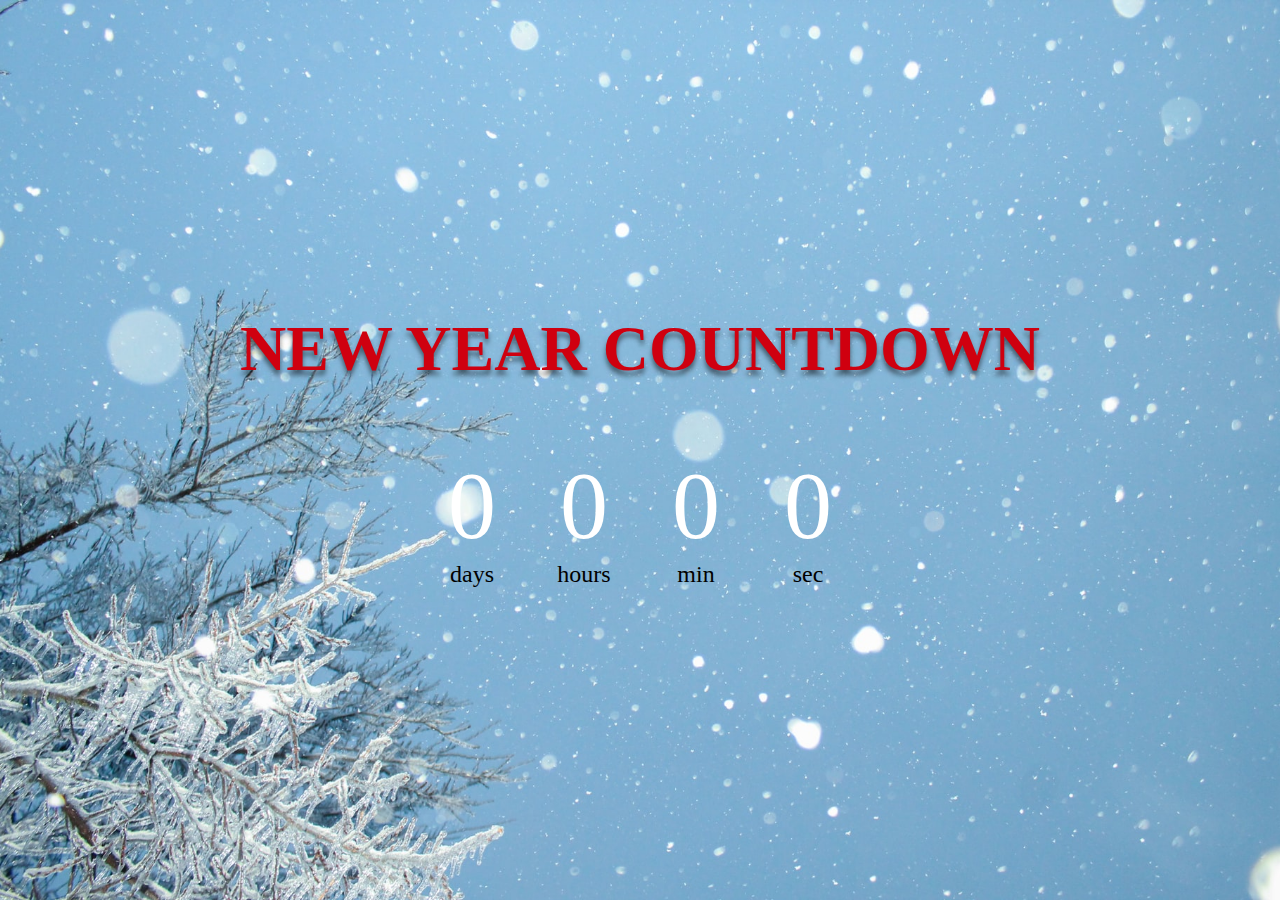
<file: clock digital/index.html>
<!DOCTYPE html>
<html lang="en">
<head>
    <meta charset="UTF-8">
    <meta name="viewport" content="width=device-width, initial-scale=1.0">
    <title>clock digital</title>
    <link rel="stylesheet" href="style.css">
</head>
<body>
    <h1 class="text-primary">New Year Countdown</h1>
    <div class="countdown">
        <div class="text-center countdown-days">
            <p class="big-text" id="days">0</p>
            <span>days</span>
        </div>
        <div class="text-center countdown-hours">
            <p class="big-text" id="hours">0</p>
            <span>hours</span>
        </div>
        <div class=" text-center countdown-min">
            <p class="big-text" id="min">0</p>
            <span>min</span>
        </div>
        <div class="text-center countdown-sec">
            <p class="big-text" id="sec">0</p>
            <span>sec</span>
        </div>
    </div>
    <script src="custom.js"></script>
</body>
</html>
</file>
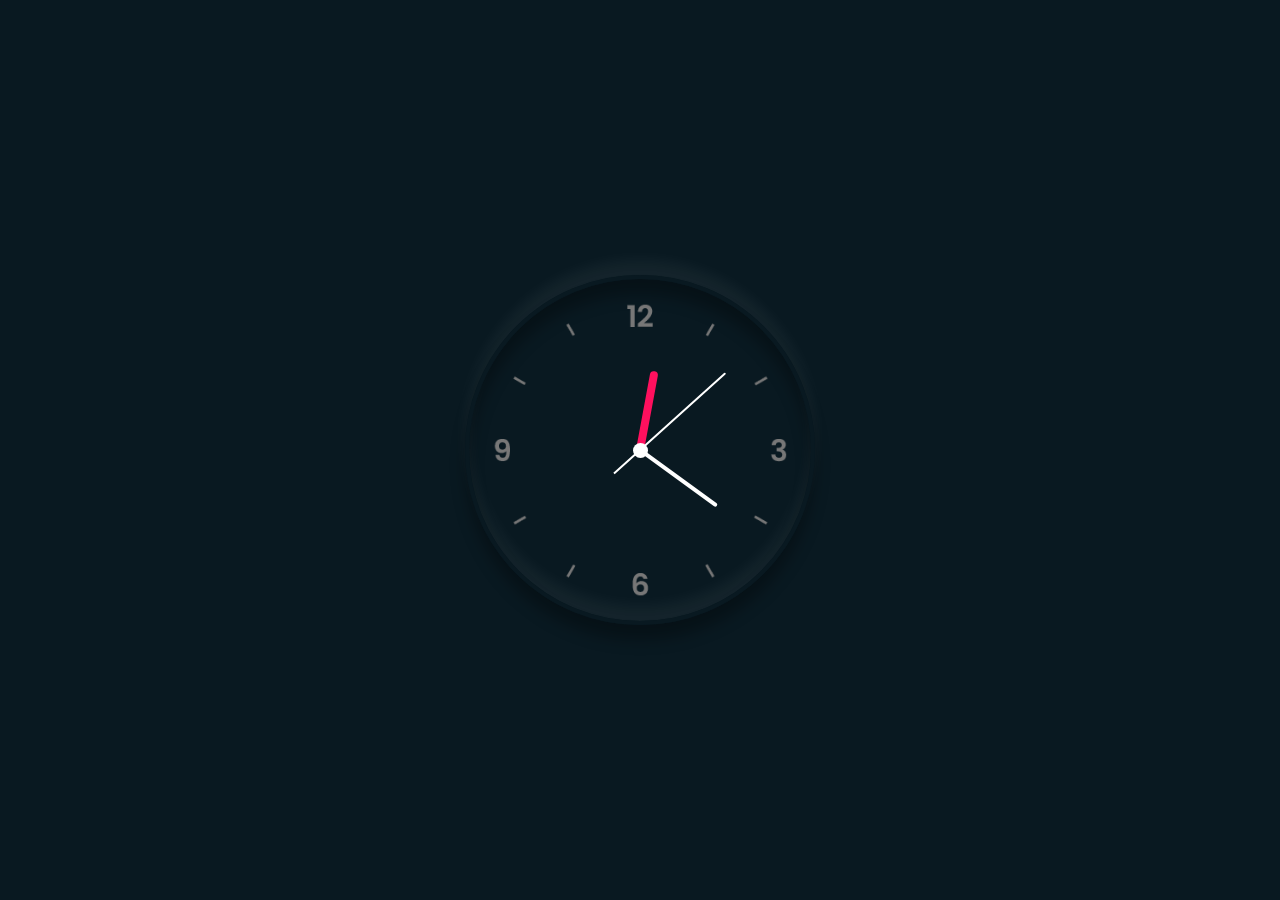
<file: clock/index.html>
<!DOCTYPE html>
<html lang="en">
<head>
    <meta charset="UTF-8">
    <meta name="viewport" content="width=device-width, initial-scale=1.0">
    <title>clock dark</title>
    <link rel="stylesheet" href="style.css">
    
</head>
<body>
    <div class="clock">
        <div class="hour">
            <div class="hr" id="hr"></div>
        </div>
        <div class="min">
            <div class="mn" id="mn"></div>
        </div>
        <div class="sec">
            <div class="sc" id="sc"></div>
        </div>
    </div>
    <script src="custom.js"></script>
</body>
</html>
</file>
<file: clock digital/style.css>
*{
    margin: 0;
    padding: 0;
    box-sizing: border-box;
}
body{
    background-image: url("snow.jpg");
    background-position: center center;
    background-size: cover;
    min-height: 100vh;
    display: flex;
    flex-direction: column;
    justify-content: center;
    align-items: center;
}
.text-primary{
    text-transform: uppercase;
    color: #CF000F;
    font-size: 4rem;
    text-shadow: 0px 5px 5px rgba(0,0,0,0.5);
    margin-bottom: 4rem;
    text-align: center;
}
.countdown{
    display: flex;
    justify-content: center;
    align-items: center;
}
.text-center{
    text-align: center;
}
.big-text{
    font-size: 6rem;
    color: #fff;
    margin: 0 2rem;
}
span {
    font-size: 1.5rem;
}
</file>
<file: clock/style.css>
*{
    margin: 0;
    padding: 0;
    box-sizing: border-box;
}
body{
    background-color: #091921;
    display: flex;
    justify-content: center;
    align-items: center;
    height: 100vh;
}
.clock {
    display: flex;
    justify-content: center;
    align-items: center;
    width: 350px;
    height: 350px;
    background-image: url('./clock.png');
    background-size: cover;
    background-position: center center;
    border: 4px solid #091921;
    border-radius: 50%;
    box-shadow: 0px 15px 15px rgba(0,0,0,0.3),
    inset 0px 15px 15px rgba(0,0,0,0.3),
    0px -15px 15px rgba(255,255,255,0.05),
    inset 0px -15px 15px rgba(255,255,255,0.05);
    position: relative;
    
}
.clock:before{
    position: absolute;
    content: "";
    width: 15px;
    height: 15px;
    background-color: #fff;
    border-radius: 50%;
    z-index: 1000;
}
.clock .hour,
.clock .min,
.clock .sec {
    position: absolute;
}
.clock .hour, .hr {
    width: 160px;
    height: 160px;

}
.clock .min, .mn {
    width: 190px;
    height: 190px;

}
.clock .sec, .sc {
    width: 230px;
    height: 230px;
}
.hr,.mn,.sc {
    display: flex;
    justify-content: center;
    position: absolute;
    border-radius: 50%;
   
}
.hr:before {
    content: "";
    position: absolute;
    width: 8px;
    height: 80px;
    background-color: #ff105e;
    z-index: 10;
    border-radius: 6px 6px 0 0;
}
.mn:before {
    content: "";
    position: absolute;
    width: 4px;
    height: 90px;
    background-color: #fff;
    z-index: 11;
    border-radius: 6px 6px 0 0;
}
.sc:before {
    content: "";
    position: absolute;
    width: 2px;
    height: 150px;
    background-color: #fff;
    z-index: 12;
    border-radius: 6px 6px 0 0;
}
</file>
